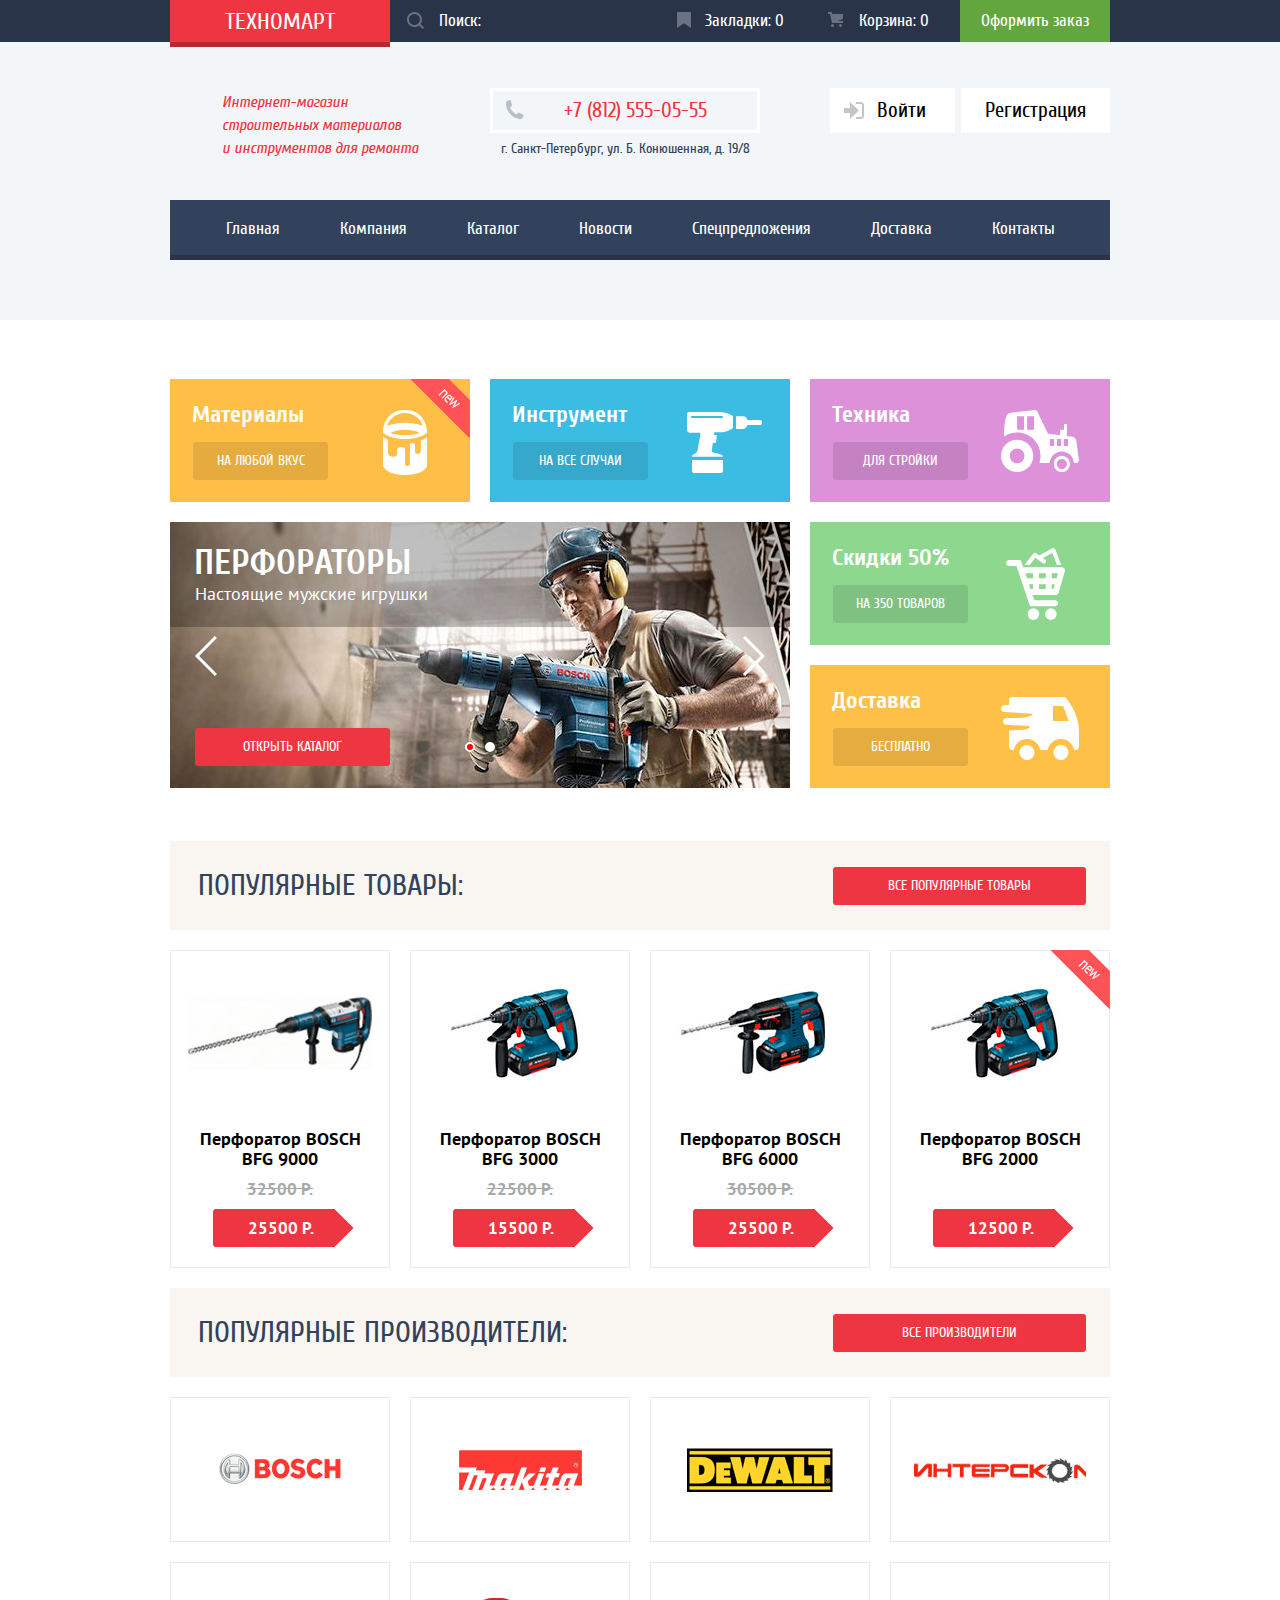
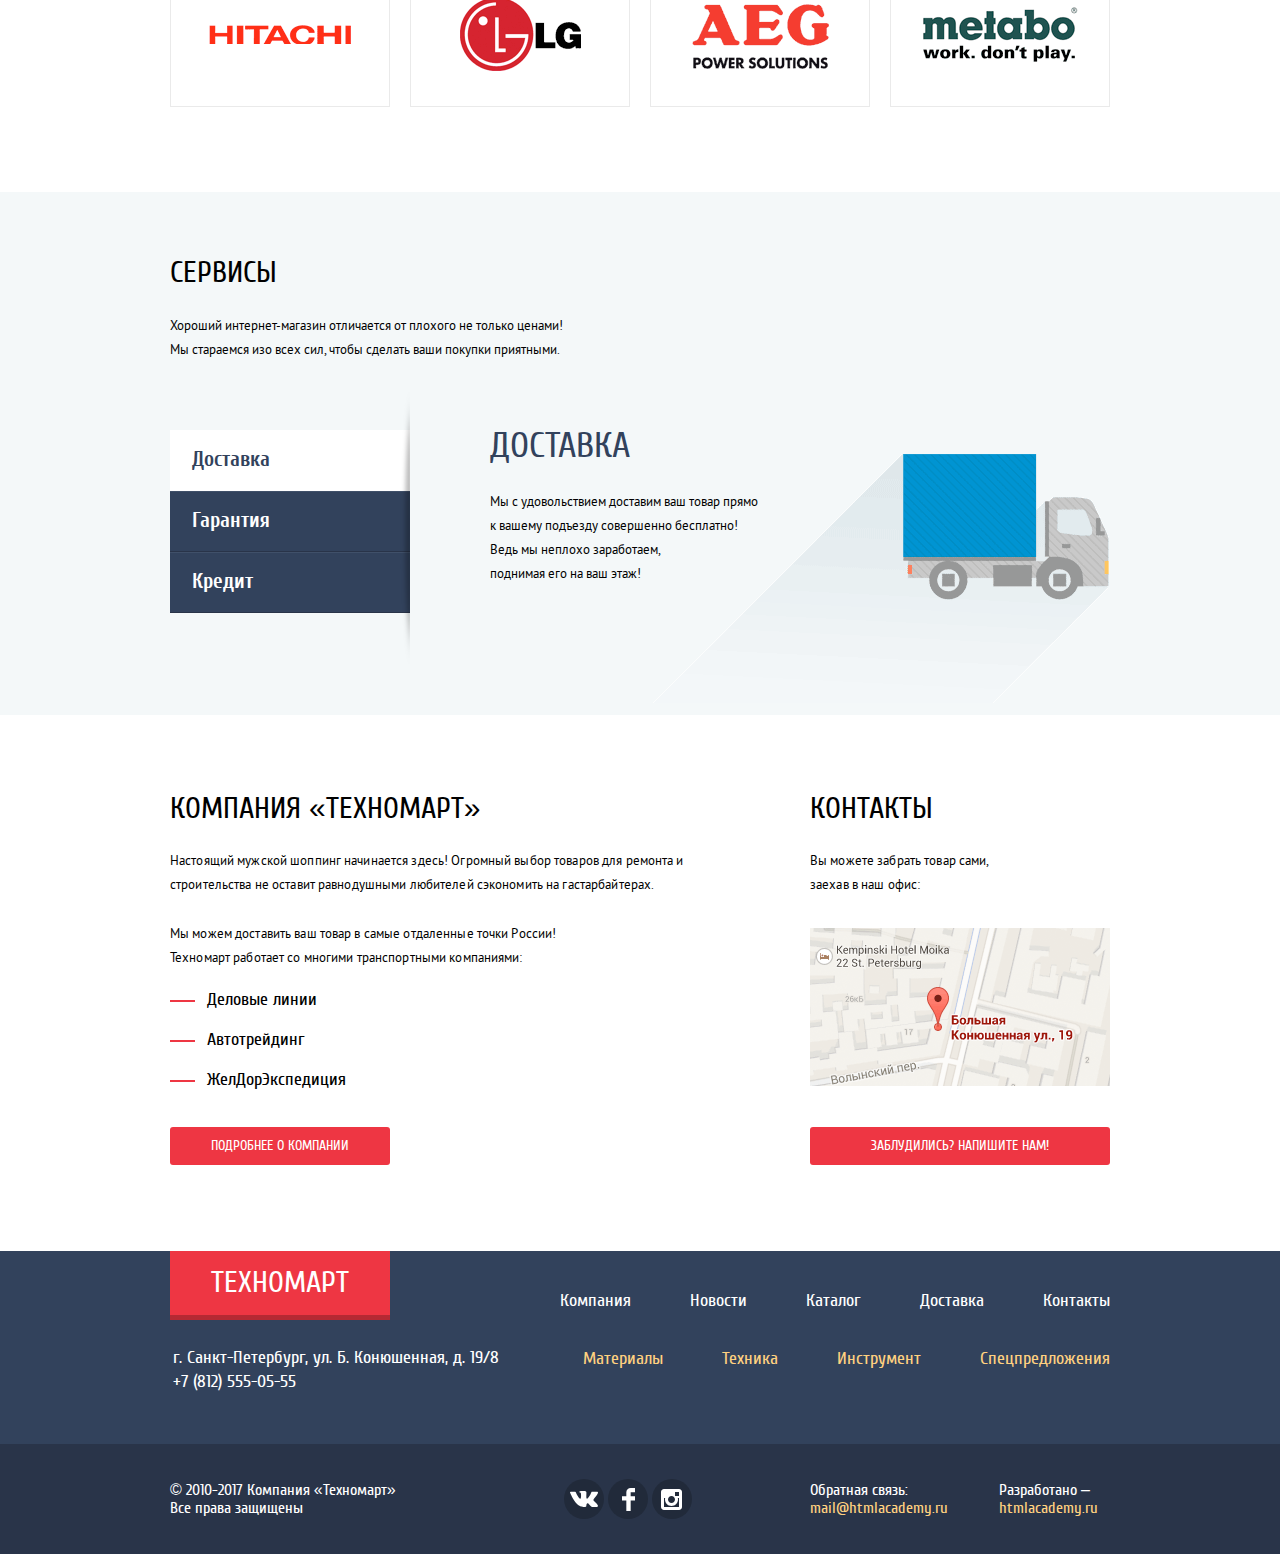
<file: index.html>
<!DOCTYPE html>
<html lang = "ru">
<head>
    <meta charset = "utf-8">
    <meta name = "format-detection" content = "telephone=no">
    <title>HTML Academy: Техномарт</title>
    <link href = "css/normalize-min.css" rel = "stylesheet">
    <link href = "css/style-min.css" rel = "stylesheet">
</head>
<body>

    <!-- ШАПКА -->
    <header class = "main-header">

        <!-- Верхняя часть шапки -->
        <div class = "main-header-top">
            <div class = "container">
                <div class = "header-logo"><a>Техномарт</a></div>

                <form class = "form-search" method = "get" action = "https://echo.htmlacademy.ru">
                    <input class = "search" type = "search" name = "search" placeholder = "Поиск:">
                    <button type = "submit">
                        <svg xmlns = "http://www.w3.org/2000/svg" xmlns:xlink = "http://www.w3.org/1999/xlink" x = "0px" y = "0px" width = "17px"
                            height = "17px" viewBox = "0 0 17 17" enable-background = "new 0 0 17 17" xml:space = "preserve">
                            <g>
                                <path fill = "#231F20" d = "M17,15.586l-3.542-3.542C14.421,10.782,15,9.21,15,7.5C15,3.358,11.643,0,7.5,0C3.358,0,0,3.358,0,7.5
                                C0,11.643,3.358,15,7.5,15c1.71,0,3.282-0.579,4.544-1.542L15.586,17L17,15.586z M2,7.5C2,4.467,4.467,2,7.5,2
                                C10.532,2,13,4.467,13,7.5c0,3.032-2.468,5.5-5.5,5.5C4.467,13,2,10.532,2,7.5z"/>
                            </g>    
                        </svg>
                    </button>
                </form>  
                <ul class = "user-navigation">
                    <li><a class = "tabs" href = "#">Закладки: 0</a></li>
                    <li><a class = "basket" href = "#">Корзина: 0</a></li>
                    <li><a class = "order" href = "#">Оформить заказ</a></li>
                </ul>
            </div>
        </div>

        <!-- Нижняя часть шапки -->
        <div class = "main-header-bottom">
            <div class = "container">
                <div class = "main-header-wrapper">
                    <h1>Интернет-магазин строительных материалов<br>и инструментов для ремонта</h1>
                    <div class = "header-data ">
                        <div class = "phone">+7 (812) 555-05-55</div>
                        <p class = "address">г. Санкт-Петербург, ул. Б. Конюшенная, д. 19/8</p>
                    </div>

                    <div class = "header-user-panel">
                        <div class="user-panel-row">
                            <a href = "#" class = "login">
                                <svg fill = "#c5c5c5" xmlns = "http://www.w3.org/2000/svg" xmlns:xlink = "http://www.w3.org/1999/xlink" x = "0px" y = "0px"
                                width = "20px" height = "17px" viewBox = "0 0 20 17" enable-background = "new 0 0 20 17" xml:space = "preserve">
                                <g>
                                    <polygon points = "14.875,8.5 6,0 6,6 0,6 0,11 6,11 6,17 	"/>
                                </g>
                                <path d = "M16.986,15.01h-5.027V17h5.027c2.178,0,3.004-1.81,3.029-3.026V3.028C19.99,1.811,19.164,0,16.986,0h-5.027
                                v1.99h5.027c0.839,0,0.992,0.681,1.01,1.057v10.904C17.979,14.327,17.825,15.01,16.986,15.01z"/>
                            </svg>
                            Войти
                            </a>
                            <a href = "#" class = "register">Регистрация</a>
                        </div>
                    </div>
                </div>
                <nav class = "site-navigation">
                    <ul>
                        <li><a class = "active">Главная</a></li>
                        <li><a href = "#">Компания</a></li>
                        <li><a href = "catalog.html">Каталог</a></li>
                        <li><a href = "#">Новости</a></li>
                        <li><a href = "#">Спецпредложения</a></li>
                        <li><a href = "#">Доставка</a></li>
                        <li><a href = "#">Контакты</a></li>
                    </ul>  
                </nav>
            </div>
        </div>
    </header>

    <!-- КОНТЕНТ -->
    <main>
        <div class = "container">
            <!-- Категории  -->
            <section class = "category">   
                <!-- <h2 class = "visually-hidden">Категории</h2>  -->
                <div class = "category-item materials">
                    <div class="flag flag-new">новинка</div>
                    <h3>Материалы</h3>
                    <a href = "#" class = "btn-style-opacity">На любой вкус</a>
                </div>      
                <div class = "category-item tools">
                    <h3>Инструмент</h3>
                    <a href = "#" class = "btn-style-opacity">На все случаи</a>
                </div>
                <div class = "category-item equipment">
                    <h3>Техника</h3>
                    <a href = "#" class = "btn-style-opacity">Для стройки</a>
                </div>
                <div class = "category-item slider">
                    <input class = "visually-hidden" type = "radio" id = "slide-1" name = "category-toggle" checked>
                    <input class = "visually-hidden" type = "radio" id = "slide-2" name = "category-toggle">
                    <div class = "slider-buttons">
                        <label class = "slider-button" for = "slide-1">Первый</label>
                        <label class = "slider-button" for = "slide-2">Второй</label>
                    </div>
                    <ul class = "slider-list">
                        <li class = "slide">
                            <label class = "slider-arrow-left" for = "slide-2">Назад</label>
                            <label class = "slider-arrow-right" for = "slide-2">Вперёд</label>
                            <h3>Перфораторы</h3>
                            <p>Настоящие мужские игрушки</p>
                            <a href = "catalog.html" class = "btn-style-red">Открыть каталог</a>
                        </li>
                        <li class = "slide">
                            <label class = "slider-arrow-left" for = "slide-1">Назад</label>
                            <label class = "slider-arrow-right" for = "slide-1">Вперёд</label>
                            <h3>Дрели</h3>
                            <p>Соседям на радость!</p>
                            <a href = "catalog.html" class = "btn-style-red">Открыть каталог</a>
                        </li>
                    </ul>
                </div>
                <div class = "category-wrapper">
                    <div class = "category-item sale">
                        <h3>Скидки 50%</h3>
                        <a href = "#" class = "btn-style-opacity">На 350 товаров</a>
                    </div>
                    <div class = "category-item delivery">
                        <h3>Доставка</h3>
                        <a href = "#" class = "btn-style-opacity">Бесплатно</a>
                    </div>
                </div>
            </section>

            <!-- Популярные товары -->
            <section class = "populars">
                <div class = "populars-header">
                    <h2>Популярные товары:</h2>
                    <a href = "#" class = "btn-style-red">Все популярные товары</a>
                </div>
                <ul class = "populars-list">
                    <li class = "products-item">
                        <img src = "img/perforator3.jpg" width = "218" height = "182" alt = "Перфоратор BOSCH BFG 9000">
                        <div class = "actions">
                            <a class = "btn-buy" href = "#">Купить</a>
                            <a class = "btn-tab" href = "#">В закладки</a>
                        </div>
                        <h3 class = title>Перфоратор BOSCH BFG 9000</h3>
                        <p class = "old-price">32500 Р.</p>
                        <p class = "price">25500 Р.</p>
                    </li>
                    <li class = "products-item">
                        <img src = "img/perforator2.jpg" width = "218" height = "182" alt = "Перфоратор BOSCH BFG 3000">
                        <div class = "actions">
                            <a class = "btn-buy" href = "#">Купить</a>
                            <a class = "btn-tab" href = "#">В закладки</a>
                        </div>
                        <h3 class = title>Перфоратор BOSCH BFG 3000</h3>
                        <p class = "old-price">22500 Р.</p>
                        <p class = "price">15500 Р.</p>
                    </li>
                    <li class = "products-item">
                        <img src = "img/perforator1.jpg" width = "218" height = "182" alt = "Перфоратор BOSCH BFG 6000">
                        <div class = "actions">
                            <a class = "btn-buy" href = "#">Купить</a>
                            <a class = "btn-tab" href = "#">В закладки</a>
                        </div>
                        <h3 class = title>Перфоратор BOSCH BFG 6000</h3>
                        <p class = "old-price">30500 Р.</p>
                        <p class = "price">25500 Р.</p>
                    </li>
                    <li class = "products-item">
                        <div class="flag flag-new">новинка</div>
                        <img src = "img/perforator2.jpg" width = "218" height = "182" alt = "Перфоратор BOSCH BFG 2000">
                        <div class = "actions">
                            <a class = "btn-buy" href = "#">Купить</a>
                            <a class = "btn-tab" href = "#">В закладки</a>
                        </div>
                        <h3 class = title>Перфоратор BOSCH BFG 2000</h3>
                        <p class = "price">12500 Р.</p>
                    </li>
                </ul>
            </section>

            <!-- Производители -->
            <section class = "brands">
                <div class = "populars-header">
                    <h2>Популярные производители:</h2>
                    <a href = "#" class = "btn-style-red">Все производители</a>
                </div>
                <div class = "brands-content">
                    <ul class = "brands-list">
                        <li class = "brands-item"><a href = "#"><img src = "img/brands/bosch.png" width = "126" height = "35" alt = "bosch"></a></li>
                        <li class = "brands-item"><a href = "#"><img src = "img/brands/makita.png" width = "123" height = "40" alt = "makita"></a></li>
                        <li class = "brands-item"><a href = "#"><img src = "img/brands/dewalt.png" width = "146" height = "44" alt = "dewalt"></a></li>
                        <li class = "brands-item"><a href = "#"><img src = "img/brands/interscol.png" width = "172" height = "27" alt = "Интерскол"></a></li>
                        <li class = "brands-item"><a href = "#"><img src = "img/brands/hitachi.png" width = "142" height = "19" alt = "hitachi"></a></li>
                        <li class = "brands-item"><a href = "#"><img src = "img/brands/lg.png" width = "121" height = "73" alt = "lg"></a></li>
                        <li class = "brands-item"><a href = "#"><img src = "img/brands/aeg.png" width = "151" height = "96" alt = "aeg"></a></li>
                        <li class = "brands-item"><a href = "#"><img src = "img/brands/metabo.png" width = "204" height = "69" alt = "metabo"></a></li>
                    </ul>
                </div>
            </section>
        </div>
        
        <!-- Сервисы -->
        <section class = "service">
            <div class = "container">
                <h2>Сервисы</h2>
                <p>Хороший интернет-магазин отличается от плохого не только ценами! Мы стараемся изо всех сил, чтобы сделать ваши покупки приятными.</p>
                <div class = "service-slider">
                    <input class = "visually-hidden" type = "radio" id = "service-1" name = "service-toggle" checked>
                    <input class = "visually-hidden" type = "radio" id = "service-2" name = "service-toggle">
                    <input class = "visually-hidden" type = "radio" id = "service-3" name = "service-toggle">
                    <div class = "slider-controls">
                        <label class = "slider-controls-item slider-controls-item--1" for = "service-1">Доставка</label>
                        <label class = "slider-controls-item slider-controls-item--2" for = "service-2">Гарантия</label>
                        <label class = "slider-controls-item slider-controls-item--3" for = "service-3">Кредит</label>
                    </div>
                    <ul class = "service-slider-list">
                        <li class = "service-slide delivery active">
                            <h3>Доставка</h3>
                            <p>Мы с удовольствием доставим ваш товар прямо<br> к вашему подъезду совершенно бесплатно! Ведь мы неплохо заработаем,<br> поднимая его на ваш этаж!</p>
                        </li>
                        <li class = "service-slide guarantee">
                            <h3>Гарантия</h3>
                            <p>Если купленный у нас товар поломается или заискрит,<br> а также в случае пожара, спровоцированного его возгаранием, вы всегда можете быть уверены в нашей гарантии. Мы обменяем сгоревший товар на новый.<br> Дом уж восстановите как-нибудь сами.</p>
                        </li>
                        <li class = "service-slide credit">
                            <h3>Кредит</h3>
                            <p>Залезть в долговую яму стало проще! Кредитные консультанты придут вам на помощь.</p>
                            <a class = btn-style-red href = "#">Отправить заявку</a>
                        </li>
                    </ul>
                </div>
            </div>
        </section>

        <!-- О компании  -->
        <section class = "info">
            <div class = "container">
                <div class = "about-us">
                    <h2>Компания «Техномарт»</h2>
                    <p>Настоящий мужской шоппинг начинается здесь! Огромный выбор товаров для ремонта и строительства не оставит равнодушными любителей сэкономить на гастарбайтерах.</p>
                    <p>Мы можем доставить ваш товар в самые отдаленные точки России!<br>
                    Техномарт работает со многими транспортными компаниями:</p>
                    <ul>
                        <li>Деловые линии</li>
                        <li>Автотрейдинг</li>
                        <li>ЖелДорЭкспедиция</li>
                    </ul>
                    <a href = "#" class = "btn-style-red">Подробнее о компании</a>
                </div>
                <div class = "contacts">
                    <h2>Контакты</h2>
                    <p>Вы можете забрать товар сами, заехав в наш офис:</p>
                    <a href = "map.html" class = "map">
                        <img src = "img/map.png" width = "300" height = "158" alt = "г. Санкт-Петербург, ул. Б. Конюшенная, д. 19/8">
                    </a>
                    <a href = "write-us.html" class = "btn-style-red btn-write-us">Заблудились? Напишите нам!</a>
                </div>
            </div>
        </section>
    </main>
    <!-- ПОДВАЛ -->
    <footer>
        <div class = "footer-top">
            <div class = "container">
                <div class = "footer-top-left">
                    <a class = "footer-logo">Техномарт</a>
                    <p>г. Санкт-Петербург, ул. Б. Конюшенная, д. 19/8 +7 (812) 555-05-55</p>
                </div>
                <div class = "footer-top-right">
                    <ul class = "footer-navigation">
                        <li><a href = "#">Компания</a></li>
                        <li><a href = "#">Новости</a></li>
                        <li><a href = "catalog.html">Каталог</a></li>
                        <li><a href = "#">Доставка</a></li>
                        <li><a href = "#">Контакты</a></li>
                    </ul>
                    <ul class = "footer-categories">
                        <li><a href = "#">Материалы</a></li>
                        <li><a href = "#">Техника</a></li>
                        <li><a href = "#">Инструмент</a></li>
                        <li><a href = "#">Спецпредложения</a></li>
                    </ul>
                </div>
            </div>
        </div>
        <div class = "footer-bottom">
            <div class = "container">
                <p class = "copyright">© 2010-2017 Компания «Техномарт» Все права защищены</p>
                <div class = "footer-feedback">
                    <a href = "#" class = "social-btn btn-vk"><span class = "visually-hidden">ВКонтакте</span></a>
                    <a href = "#" class = "social-btn btn-fb"><span class = "visually-hidden">FaceBook</span></a>
                    <a href = "#" class = "social-btn btn-inst"><span class = "visually-hidden">Instagram</span></a>
                </div>
                <div class = "footer-links">
                    <p class = "email">Обратная связь: <a href = "mailto:mail@htmlacademy.ru">mail@htmlacademy.ru</a></p>
                    <p class = "site">Разработано – <a href = "https://htmlacademy.ru/intensive/htmlcss">htmlacademy.ru</a></p>
                </div>
            </div>
        </div>
    </footer>

    <!-- Всплывающие окна -->
    <section class = "modal modal-cart">
        <button class = "btn-modal-close" type = "button"><span class = "visually-hidden">Закрыть</span></button>
        <div class = "modal-container"><h2>Товар добавлен в корзину!</h2></div>
        <div class = "modal-btns">
            <div class="modal-container">
                <a href = "#" class = "btn-style-red checkout">Оформить заказ</a>
                <button type = "button" class = "btn-style-white continue">Продолжить покупки</button>
            </div>
        </div>
    </section>

    <section class = "modal modal-write-us">
        <button class = "btn-modal-close" type = "button"><span class = "visually-hidden">Закрыть</span></button>
        <h2 class = "visually-hidden">Обратная связь</h2>
        <form class = "form-write-us" method = "get" action = "https://echo.htmlacademy.ru">
            <div class = "modal-container">
                <p>
                    <label>
                        <b>Ваше имя:</b>
                        <input class = "write-us-name" type = "text" placeholder = "Имя Фамилия" name = "name">
                    </label>
                </p>
                <p>
                    <label>
                        <b>Ваш e-mail:</b>
                        <input class = "write-us-email" type = "text" placeholder = "email@example.com" name = "email">
                    </label>
                </p>

                <p>
                    <label>
                        <b>Текст письма:</b>
                        <textarea class = "write-us-text" name = "text" placeholder = "В свободной форме"></textarea>
                    </label>
                </p>
            </div>
            <div class = "modal-btns">
                <button type = "submit" class = "btn-style-red btn-send-message">Отправить</button>
            </div>
        </form>
    </section>

    <section class = "modal modal-map">
        <button class = "btn-modal-close" type = "button"><span class = "visually-hidden">Закрыть</span></button>
        <h2 class = "visually-hidden">г. Санкт-Петербург, ул. Б. Конюшенная, д. 19/8 </h2>
        <iframe src = "https://yandex.ru/map-widget/v1/-/CBuiJ4qCwC" width = "940" height = "446"></iframe> 
    </section>
    <script src = "js/scripts-min.js"></script>
</body>
</html>
</file>
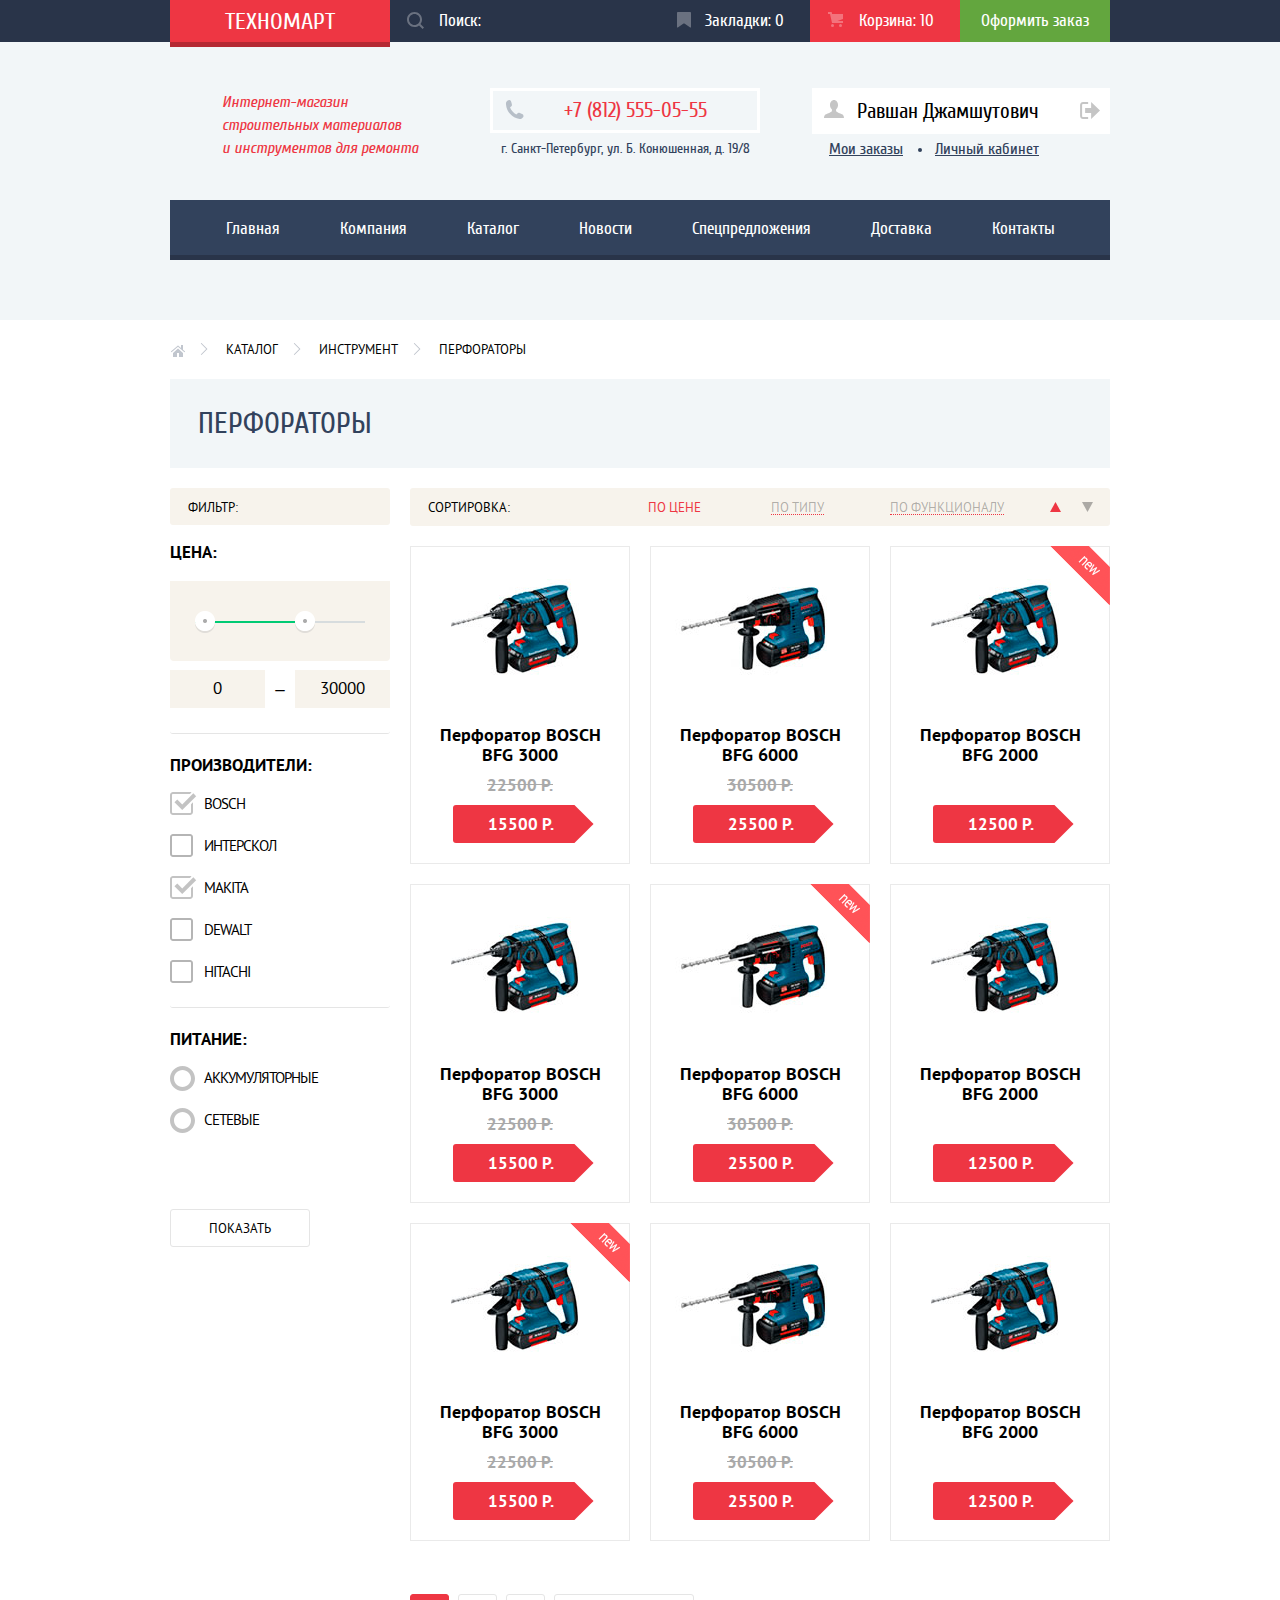
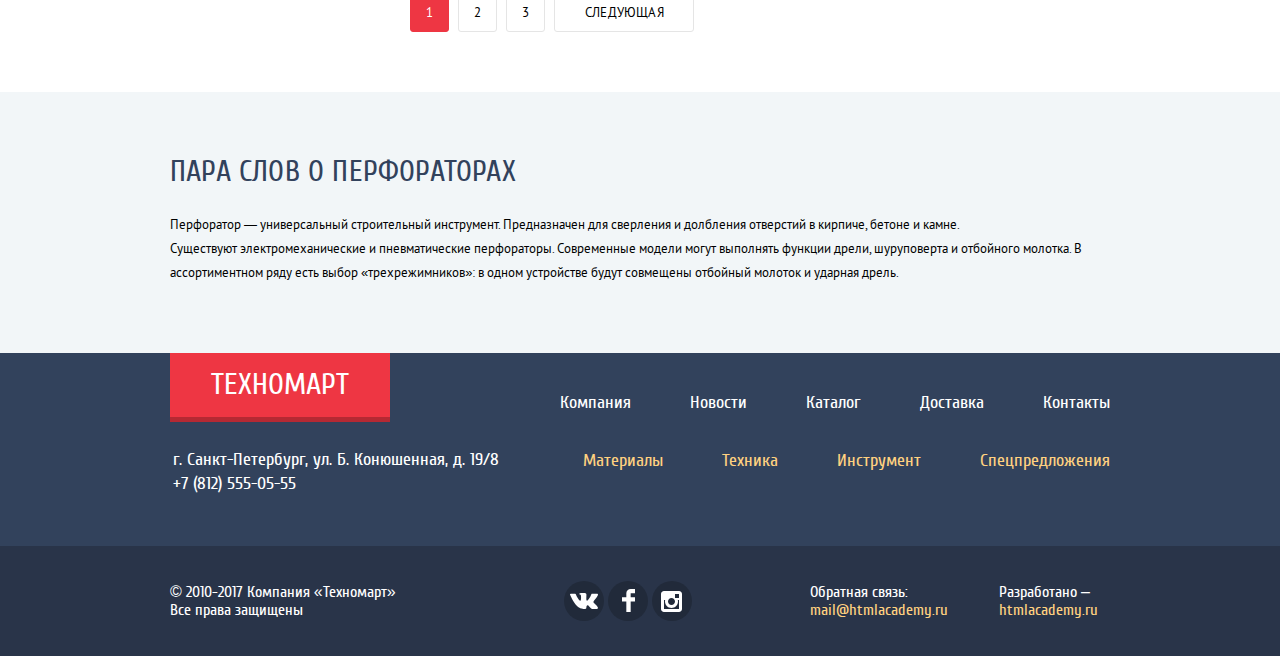
<file: catalog.html>
<!DOCTYPE html>
<html lang = "ru">
<head>
    <meta charset = "utf-8">
    <meta name = "format-detection" content = "telephone=no">
    <title>Каталог - HTML Academy: Техномарт</title>
    <link href = "css/normalize-min.css" rel = "stylesheet">
    <link href = "css/style-min.css" rel = "stylesheet">
</head>
<body>

    <!-- ШАПКА -->
    <header class = "main-header">

        <!-- Верхняя часть шапки -->
        <div class = "main-header-top">
            <div class = "container">
                <div class = "header-logo"><a href = "index.html">Техномарт</a></div>
                <form class = "form-search" method = "get" action = "https://echo.htmlacademy.ru">
                    <input class = "search" type = "search" name = "search" placeholder = "Поиск:">
                    <button type = "submit">
                        <svg xmlns = "http://www.w3.org/2000/svg" xmlns:xlink = "http://www.w3.org/1999/xlink" x = "0px" y = "0px" width = "17px"
                            height = "17px" viewBox = "0 0 17 17" enable-background = "new 0 0 17 17" xml:space = "preserve">
                            <g>
                                <path fill = "#231F20" d = "M17,15.586l-3.542-3.542C14.421,10.782,15,9.21,15,7.5C15,3.358,11.643,0,7.5,0C3.358,0,0,3.358,0,7.5
                                C0,11.643,3.358,15,7.5,15c1.71,0,3.282-0.579,4.544-1.542L15.586,17L17,15.586z M2,7.5C2,4.467,4.467,2,7.5,2
                                C10.532,2,13,4.467,13,7.5c0,3.032-2.468,5.5-5.5,5.5C4.467,13,2,10.532,2,7.5z"/>
                            </g>
                        </svg>
                    </button>
                </form>  
                <ul class = "user-navigation">
                    <li><a class = "tabs" href = "#">Закладки: 0</a></li>
                    <li><a class = "basket not-empty" href = "#">Корзина: 10</a></li>
                    <li><a class = "order" href = "#">Оформить заказ</a></li>
                </ul>
            </div>
        </div>

        <!-- Нижняя часть шапки -->
        <div class = "main-header-bottom">
            <div class = "container">
                <div class = "main-header-wrapper">
                    <h1>Интернет-магазин строительных материалов<br>и инструментов для ремонта</h1>
                    <div class = "header-data ">
                        <div class = "phone">+7 (812) 555-05-55</div>
                        <p class = "address">г. Санкт-Петербург, ул. Б. Конюшенная, д. 19/8</p>
                    </div>

                    <div class = "header-user-panel">
                        <div class = "user-panel-row">
                            <a class = "user-name" href = "#">
                                <svg fill = "#32425C" version = "1.1" id = "Layer_2" xmlns = "http://www.w3.org/2000/svg" xmlns:xlink = "http://www.w3.org/1999/xlink" x = "0px" y = "0px"
                                width = "20px" height = "18px" viewBox = "0 0 20 18" enable-background = "new 0 0 20 18" xml:space = "preserve">
                                <path d = "M17.881,14.166c-2.144-0.735-4.256-1.666-5.207-2.39c-0.657-0.501-0.77-1.618-0.517-2.415
                                c1.118-0.903,1.864-2.477,1.864-4.278C14.021,2.276,12.221,0,10,0S5.979,2.276,5.979,5.083c0,1.801,0.746,3.374,1.863,4.277
                                c0.253,0.798,0.141,1.915-0.517,2.416c-0.95,0.724-3.063,1.654-5.207,2.39S0,18,0,18h20C20,18,20.025,14.901,17.881,14.166z"/>
                            </svg>
                            Равшан Джамшутович
                            </a>
                            <a class = "logout" href = "#">
                                <svg fill = "#32425C" version = "1.1" xmlns = "http://www.w3.org/2000/svg" xmlns:xlink = "http://www.w3.org/1999/xlink" x = "0px" y = "0px"
                                    width = "21px" height = "17px" viewBox = "0 0 21 17" enable-background = "new 0 0 21 17" xml:space = "preserve">
                                    <g>
                                        <polygon points = "21,8.5 12.125,0 12.125,6 6.125,6 6.125,11 12.125,11 12.125,17   "/>
                                        <path d = "M3.106,13.952V3.048c0.018-0.376,0.171-1.057,1.01-1.057h5.027V0H4.116C1.938,0,1.112,1.81,1.087,3.027
                                        v10.946C1.112,15.189,1.938,17,4.116,17h5.027v-1.99H4.116C3.277,15.01,3.124,14.327,3.106,13.952z"/>
                                    </g>
                                </svg>
                            </a>
                        </div>
                        <ul class = "user-panel-list">
                            <li><a class = "orders" href = "#">Мои заказы</a></li>
                            <li><a class = "personal" href = "#">Личный кабинет</a></li>
                        </ul>
                    </div>
                </div>
                <nav class = "site-navigation">
                    <ul>
                        <li><a href = "index.html">Главная</a></li>
                        <li><a href = "#">Компания</a></li>
                        <li><a class = "active">Каталог</a></li>
                        <li><a href = "#">Новости</a></li>
                        <li><a href = "#">Спецпредложения</a></li>
                        <li><a href = "#">Доставка</a></li>
                        <li><a href = "#">Контакты</a></li>
                    </ul>  
                </nav>
            </div>
        </div>
    </header>

    <main class = "inner-page">
        <div class = "container">
            <ul class = "breadcrumbs-list">
                <li class = "breadcrumbs-item"><a href = "index.html"><span class = "visually-hidden">Главная</span></a></li>
                <li class = "breadcrumbs-item"><a href = "#">Каталог</a></li>
                <li class = "breadcrumbs-item"><a href = "#">Инструмент</a></li>
                <li class = "breadcrumbs-item"><a>Перфораторы</a></li>
            </ul>
            <h2>Перфораторы</h2>
            <div class = "global-wrapper">
                <div class ="filter-wrapper">
                    <div class = "filter-header">Фильтр:</div>
                    <form class = "filter" method = "get" action = "https://echo.htmlacademy.ru">
                        <fieldset class = "filter-price">
                            <legend>Цена:</legend>
                            <div class = "price-bar">
                                <div class = "bar-bg">
                                    <div class = "bar-line">
                                        <div class = "min-button"></div>
                                        <div class = "max-button"></div>
                                    </div>
                                </div>
                            </div>
                            <div class = "price-range">
                                <input type = "text" name = "min-price" id = "min-value" value = "0">–<input type = "text" name = "max-price" id = "max-value" value = "30000">
                            </div>
                        </fieldset>
                        <fieldset class = "filter-brands">
                            <legend>Производители:</legend>
                            <ul>
                                <li>
                                    <input id = "bosch" type = "checkbox" name = "bosch" checked>
                                    <label for = "bosch">Bosch</label>
                                </li>
                                <li>
                                    <input id = "interscol" type = "checkbox" name = "interscol">
                                    <label for = "interscol">Интерскол</label>
                                </li>
                                <li>
                                    <input id = "makita" type = "checkbox" name = "makita" checked>
                                    <label for = "makita">Makita</label>
                                </li>
                                <li>
                                    <input id = "dewalt" type = "checkbox" name = "dewalt">
                                    <label for = "dewalt">Dewalt</label>
                                </li>
                                <li>
                                    <input id = "hitachi" type = "checkbox" name = "hitachi">
                                    <label for = "hitachi">Hitachi</label>
                                </li>
                            </ul>
                        </fieldset>
                        <fieldset class = "filter-power">
                            <legend>Питание:</legend>
                            <ul>
                                <li>
                                    <input name = "power" type = "radio" id = "accumulator" value = "accumulator"><label for = "accumulator">Аккумуляторные</label>
                                </li>
                                <li>
                                    <input name = "power" type = "radio" id = "electric" value = "electric"><label for = "electric">Сетевые</label>
                                </li>
                            </ul>
                        </fieldset>
                        <button class = "btn-filter" type = "submit">Показать</button>
                    </form>
                </div>

                <div class = "products">
                    <div class = "products-header">
                        <p>Сортировка:</p>
                        <ul class = "products-sorting">
                            <li class = "by-price"><a class = "sorting-active" href = "#">По цене</a></li>
                            <li class = "by-type"><a href = "#">По типу</a></li>
                            <li class = "by-function"><a href = "#">По функционалу</a></li>
                            <li class = "by-increase">
                                <a class = "sorting-active" href = "#">
                                    <svg fill = "#231F20" version = "1.1" xmlns = "http://www.w3.org/2000/svg" xmlns:xlink = "http://www.w3.org/1999/xlink" x = "0px" y = "0px"
                                        width = "11px" height = "10px" viewBox = "0 0 11 10" enable-background = "new 0 0 11 10" xml:space = "preserve">
                                        <polyline points = "5.5,0 0,10 11,10 "/>
                                    </svg>
                                    <span class = "visually-hidden">По возрастанию</span>
                                </a>
                            </li>
                            <li class = "by-decrease">
                                <a href = "#">
                                    <svg fill = "#231F20" version = "1.1" xmlns = "http://www.w3.org/2000/svg" xmlns:xlink = "http://www.w3.org/1999/xlink" x = "0px" y = "0px"
                                        width = "11px" height = "10px" viewBox = "0 0 11 10" enable-background = "new 0 0 11 10" xml:space = "preserve">
                                        <polyline points = "5.5,10 0,0 11,0 "/>
                                    </svg>
                                    <span class = "visually-hidden">По убыванию</span>
                                </a>
                            </li>
                        </ul>
                    </div>
                    <ul class = "products-list">
                        <li class = "products-item">
                            <img src = "img/perforator2.jpg" width = "180" height = "160" alt = "Перфоратор BOSCH BFG 3000">
                            <div class = "actions">
                                <a class = "btn-buy" href = "#">Купить</a>
                                <a class = "btn-tab" href = "#">В закладки</a>
                            </div>
                            <h3 class = title>Перфоратор BOSCH BFG 3000</h3>
                            <p class = "old-price">22500 Р.</p>
                            <p class = "price">15500 Р.</p>
                        </li>
                        <li class = "products-item">
                            <img src = "img/perforator1.jpg" width = "180" height = "160" alt = "Перфоратор BOSCH BFG 6000">
                            <div class = "actions">
                                <a class = "btn-buy" href = "#">Купить</a>
                                <a class = "btn-tab" href = "#">В закладки</a>
                            </div>
                            <h3 class = title>Перфоратор BOSCH BFG 6000</h3>
                            <p class = "old-price">30500 Р.</p>
                            <p class = "price">25500 Р.</p>
                        </li>
                        <li class = "products-item">
                            <div class="flag flag-new">новинка</div>
                            <img src = "img/perforator2.jpg" width = "180" height = "160" alt = "Перфоратор BOSCH BFG 2000">
                            <div class = "actions">
                                <a class = "btn-buy" href = "#">Купить</a>
                                <a class = "btn-tab" href = "#">В закладки</a>
                            </div>
                            <h3 class = title>Перфоратор BOSCH BFG 2000</h3>
                            <p class = "price">12500 Р.</p>
                        </li>
                        <li class = "products-item">
                            <img src = "img/perforator2.jpg" width = "180" height = "160" alt = "Перфоратор BOSCH BFG 3000">
                            <div class = "actions">
                                <a class = "btn-buy" href = "#">Купить</a>
                                <a class = "btn-tab" href = "#">В закладки</a>
                            </div>
                            <h3 class = title>Перфоратор BOSCH BFG 3000</h3>
                            <p class = "old-price">22500 Р.</p>
                            <p class = "price">15500 Р.</p>
                        </li>
                        <li class = "products-item">
                            <div class="flag flag-new">новинка</div>
                            <img src = "img/perforator1.jpg" width = "180" height = "160" alt = "Перфоратор BOSCH BFG 6000">
                            <div class = "actions">
                                <a class = "btn-buy" href = "#">Купить</a>
                                <a class = "btn-tab" href = "#">В закладки</a>
                            </div>
                            <h3 class = title>Перфоратор BOSCH BFG 6000</h3>
                            <p class = "old-price">30500 Р.</p>
                            <p class = "price">25500 Р.</p>
                        </li>
                        <li class = "products-item">
                            <img src = "img/perforator2.jpg" width = "180" height = "160" alt = "Перфоратор BOSCH BFG 2000">
                            <div class = "actions">
                                <a class = "btn-buy" href = "#">Купить</a>
                                <a class = "btn-tab" href = "#">В закладки</a>
                            </div>
                            <h3 class = title>Перфоратор BOSCH BFG 2000</h3>
                            <p class = "price">12500 Р.</p>
                        </li>
                        <li class = "products-item">
                            <div class="flag flag-new">новинка</div>
                            <img src = "img/perforator2.jpg" width = "180" height = "160" alt = "Перфоратор BOSCH BFG 3000">
                            <div class = "actions">
                                <a class = "btn-buy" href = "#">Купить</a>
                                <a class = "btn-tab" href = "#">В закладки</a>
                            </div>
                            <h3 class = title>Перфоратор BOSCH BFG 3000</h3>
                            <p class = "old-price">22500 Р.</p>
                            <p class = "price">15500 Р.</p>
                        </li>
                        <li class = "products-item">
                            <img src = "img/perforator1.jpg" width = "180" height = "160" alt = "Перфоратор BOSCH BFG 6000">
                            <div class = "actions">
                                <a class = "btn-buy" href = "#">Купить</a>
                                <a class = "btn-tab" href = "#">В закладки</a>
                            </div>
                            <h3 class = title>Перфоратор BOSCH BFG 6000</h3>
                            <p class = "old-price">30500 Р.</p>
                            <p class = "price">25500 Р.</p>
                        </li>
                        <li class = "products-item">
                            <img src = "img/perforator2.jpg" width = "180" height = "160" alt = "Перфоратор BOSCH BFG 2000">
                            <div class = "actions">
                                <a class = "btn-buy" href = "#">Купить</a>
                                <a class = "btn-tab" href = "#">В закладки</a>
                            </div>
                            <h3 class = title>Перфоратор BOSCH BFG 2000</h3>
                            <p class = "price">12500 Р.</p>
                        </li>
                    </ul>
                    <ul class = "paginator">
                        <li class = "paginator-item"><a class = "active" href = "#">1</a></li>
                        <li class = "paginator-item"><a href = "#">2</a></li>
                        <li class = "paginator-item"><a href = "#">3</a></li>
                        <li class = "paginator-item"><a href = "#">Следующая</a></li>
                    </ul>
                </div>
            </div>
        </div>
        <section class = "about">
            <div class = "container">
                <h2>Пара слов о перфораторах</h2>
                <p>Перфоратор — универсальный строительный инструмент. Предназначен для сверления и долбления отверстий в кирпиче, бетоне и камне.<br>
                Существуют электромеханические и пневматические перфораторы. Современные модели могут выполнять функции дрели, шуруповерта и отбойного молотка. В ассортиментном ряду есть выбор «трехрежимников»: в одном устройстве будут совмещены отбойный молоток и ударная дрель.</p>
            </div>
        </section>
    </main>


    <!-- ПОДВАЛ -->
    <footer>
        <div class = "footer-top">
            <div class = "container">
                <div class = "footer-top-left">
                    <a class = "footer-logo" href = "index.html">Техномарт</a>
                    <p>г. Санкт-Петербург, ул. Б. Конюшенная, д. 19/8 +7 (812) 555-05-55</p>
                </div>
                <div class = "footer-top-right">
                    <ul class = "footer-navigation">
                        <li><a href = "#">Компания</a></li>
                        <li><a href = "#">Новости</a></li>
                        <li><a>Каталог</a></li>
                        <li><a href = "#">Доставка</a></li>
                        <li><a href = "#">Контакты</a></li>
                    </ul>
                    <ul class = "footer-categories">
                        <li><a href = "#">Материалы</a></li>
                        <li><a href = "#">Техника</a></li>
                        <li><a href = "#">Инструмент</a></li>
                        <li><a href = "#">Спецпредложения</a></li>
                    </ul>
                </div>
            </div>
        </div>
        <div class = "footer-bottom">
            <div class = "container">
                <p class = "copyright">© 2010-2017 Компания «Техномарт» Все права защищены</p>
                <div class = "footer-feedback">
                    <a href = "#" class = "social-btn btn-vk"><span class = "visually-hidden">ВКонтакте</span></a>
                    <a href = "#" class = "social-btn btn-fb"><span class = "visually-hidden">FaceBook</span></a>
                    <a href = "#" class = "social-btn btn-inst"><span class = "visually-hidden">Instagram</span></a>
                </div>
                <div class = "footer-links">
                    <p class = "email">Обратная связь: <a href = "mailto:mail@htmlacademy.ru">mail@htmlacademy.ru</a></p>
                    <p class = "site">Разработано – <a href = "https://htmlacademy.ru/intensive/htmlcss">htmlacademy.ru</a></p>
                </div>
            </div>
        </div>
    </footer>

    <!-- Всплывающие окна -->
    <section class = "modal modal-cart">
        <button class = "btn-modal-close" type = "button"><span class = "visually-hidden">Закрыть</span></button>
        <div class = "modal-container"><h2>Товар добавлен в корзину!</h2></div>
        <div class = "modal-btns">
            <div class = "modal-container">
                <a href = "#" class = "btn-style-red checkout">Оформить заказ</a>
                <button type = "button" class = "btn-style-white continue">Продолжить покупки</button>
            </div>
        </div>
    </section>
    <script src = "js/scripts-min.js"></script>
</body>
</html>
</file>
<file: css/style-min.css>
@-webkit-keyframes bounce{0%{-webkit-transform:translateY(-2000px);transform:translateY(-2000px)}70%{-webkit-transform:translateY(30px);transform:translateY(30px)}90%{-webkit-transform:translateY(-10px);transform:translateY(-10px)}to{-webkit-transform:translateY(0);transform:translateY(0)}}@keyframes bounce{0%{-webkit-transform:translateY(-2000px);transform:translateY(-2000px)}70%{-webkit-transform:translateY(30px);transform:translateY(30px)}90%{-webkit-transform:translateY(-10px);transform:translateY(-10px)}to{-webkit-transform:translateY(0);transform:translateY(0)}}@-webkit-keyframes shake{0%,to{-webkit-transform:translateX(0);transform:translateX(0)}10%,30%,50%,70%,90%{-webkit-transform:translateX(-10px);transform:translateX(-10px)}20%,40%,60%,80%{-webkit-transform:translateX(10px);transform:translateX(10px)}}@keyframes shake{0%,to{-webkit-transform:translateX(0);transform:translateX(0)}10%,30%,50%,70%,90%{-webkit-transform:translateX(-10px);transform:translateX(-10px)}20%,40%,60%,80%{-webkit-transform:translateX(10px);transform:translateX(10px)}}@font-face{font-family:'Cuprum';src:url(../fonts/cuprum.woff) format('woff'),url(../fonts/cuprum.woff2) format('woff2');font-weight:400;font-style:normal}@font-face{font-family:'Cuprum';src:url(../fonts/cuprumbold.woff) format('woff'),url(../fonts/cuprumbold.woff2) format('woff2');font-weight:700;font-style:normal}@font-face{font-family:'Cuprum';src:url(../fonts/cuprumbolditalic.woff) format('woff'),url(../fonts/cuprumbolditalic.woff2) format('woff2');font-weight:700;font-style:italic}@font-face{font-family:'Cuprum';src:url(../fonts/cuprumitalic.woff) format('woff'),url(../fonts/cuprumitalic.woff2) format('woff2');font-weight:400;font-style:italic}@font-face{font-family:'Ptsans';src:url(../fonts/ptsans.woff) format('woff'),url(../fonts/ptsans.woff2) format('woff2');font-weight:400;font-style:normal}@font-face{font-family:'Ptsans';src:url(../fonts/ptsansbold.woff) format('woff'),url(../fonts/ptsansbold.woff2) format('woff2');font-weight:700;font-style:normal}body{padding:0;margin:0;font-family:"Cuprum","Arial",sans-serif;min-width:960px}a{color:#fff;text-decoration:none}img{max-width:100%}.container{width:940px;margin:0 auto;padding:0 10px}.visually-hidden{position:absolute;width:1px;height:1px;margin:-1px;border:0;padding:0;clip:rect(0 0 0 0);overflow:hidden}.main-header-top{background-color:#293449}.main-header-top .container{display:-webkit-box;display:-ms-flexbox;display:flex}.header-logo a{background-color:#ee3643;text-align:center;width:220px;padding:10px 0 8px;-webkit-box-shadow:0 5px 0 0 #b52933;box-shadow:0 5px 0 0 #b52933;font-size:24px;line-height:24px;display:block;text-transform:uppercase}.header-logo a:focus,.header-logo a:hover{background-color:#ca2c37;-webkit-box-shadow:0 5px 0 0 #9a212a;box-shadow:0 5px 0 0 #9a212a}.header-logo a:active{background-color:#ba2732;-webkit-box-shadow:0 5px 0 0 #8e1e26;box-shadow:0 5px 0 0 #8e1e26}.form-search{position:relative}.form-search button{position:absolute;background:0 0;border:0;top:11px;left:11px;opacity:.3}.form-search path{fill:#fff}.search{background:0 0;border:0;font-size:17px;line-height:18px;padding:12px 0 12px 49px;width:270px;color:#fff}.search:hover,.user-navigation a:focus,.user-navigation a:hover{background-color:#212a3a}.form-search:hover button .form-search:focus button,.search:focus+button,.user-navigation a:focus::before,.user-navigation a:hover::before{opacity:1}.search:focus{background-color:#fff;outline:0;color:#000}.search:focus+button path{fill:red}.search:focus::-webkit-input-placeholder{color:#000}.search:focus:-ms-input-placeholder,.search:focus::-ms-input-placeholder{color:#000}.search:focus::placeholder{color:#000}.search::-webkit-input-placeholder{color:#fff;font-size:17px;line-height:18px}.search:-ms-input-placeholder,.search::-ms-input-placeholder{color:#fff;font-size:17px;line-height:18px}.search::placeholder{color:#fff;opacity:1;font-size:17px;line-height:18px}.user-navigation{padding:0;margin:0;list-style:none;font-size:0;display:flex}.user-navigation a,.user-navigation li{display:inline-block;vertical-align:middle;width:150px}.user-navigation a{text-align:left;width:100%;font-size:17px;line-height:18px;padding:12px 0;-webkit-box-sizing:border-box;box-sizing:border-box}.user-navigation .order:focus,.user-navigation .order:hover{background-color:#5fbb2d}.user-navigation a:active{background-color:#161d29;color:rgba(255,255,255,.6)}.user-navigation a:active::before{opacity:.3}.user-navigation .order:active{background-color:#518534;color:rgba(255,255,255,.6)}.basket.not-empty{background-color:#ee3643}.user-navigation .order{background-color:#63a63e;text-align:center}.user-navigation .tabs{padding-left:45px;position:relative}.user-navigation .tabs::before{content:"";position:absolute;background:url(../img/svg/icon-bookmark.svg) no-repeat;width:14px;height:16px;top:12px;left:17px;opacity:.3}.user-navigation .basket{padding-left:49px;position:relative}.user-navigation .basket::before{content:"";position:absolute;background:url(../img/svg/cart-icon.svg) no-repeat;width:15px;height:15px;top:12px;left:18px;opacity:.3}.main-header-bottom{background-color:#f2f6f8;padding-top:46px;padding-bottom:60px}.main-header-bottom .container{display:-webkit-box;display:-ms-flexbox;display:flex;-webkit-box-orient:vertical;-webkit-box-direction:normal;-ms-flex-direction:column;flex-direction:column;-webkit-box-align:center;-ms-flex-align:center;align-items:center}.main-header-wrapper{width:100%;margin-bottom:35px;display:-webkit-box;display:-ms-flexbox;display:flex;-webkit-box-pack:justify;-ms-flex-pack:justify;justify-content:space-between}.main-header-bottom h1{font-size:16px;line-height:23px;color:#ee3643;font-style:italic;margin:0;padding-left:52px;padding-top:3px;width:224px;font-weight:100}.header-data{width:270px;text-align:center;margin:0 auto 0 44px}.header-data .phone{font-size:21px;line-height:21px;color:#ee3643;border:3px solid #fff;padding:9px 0 9px 20px;position:relative}.header-data .phone::before{content:"";position:absolute;background:url(../img/svg/icon-phone.svg) no-repeat;width:19px;height:19px;left:12px}.header-data .address{font-size:14px;line-height:24px;color:#32425c;margin:0;padding:4px}.header-user-panel{-webkit-box-orient:vertical;-webkit-box-direction:normal;-ms-flex-direction:column;flex-direction:column}.header-user-panel,.user-panel-row{display:-webkit-box;display:-ms-flexbox;display:flex}.header-user-panel ul{list-style:none;padding:5px 5px 5px 17px;margin:0}.header-user-panel li{display:inline-block;vertical-align:middle}.user-panel-row a{color:#000;background-color:#fff;padding:12px 10px;font-size:21px;line-height:21px;min-width:20px}.user-panel-list li{margin-right:28px;position:relative}.user-panel-list li:first-child::before{content:"";position:absolute;top:8px;left:89px;width:4px;height:4px;background-color:#32425c;border-radius:50%}.user-panel-list a{color:#32425c;font-size:16px;line-height:18px;text-decoration:underline}.user-panel-list a:focus,.user-panel-list a:hover{color:#ee3643}.user-panel-list a:active{color:#bec5ce}.login:focus svg,.login:hover svg{fill:#32425c}.login:active svg{fill:#c5c5c5}.header-user-panel .login{padding-left:47px;padding-right:29px;position:relative}.login svg{position:absolute;left:14px;top:14px}.header-user-panel .register{padding-left:24px;padding-right:24px;margin-left:6px}.login:focus,.login:hover,.register:focus,.register:hover{color:#ee3643}.login:active,.register:active{color:#c5c5c5}.header-user-panel .user-name{-webkit-box-sizing:border-box;box-sizing:border-box;width:258px;padding-left:12px}.user-name svg{padding-right:8px}.logout{position:relative}.logout svg{position:absolute;left:9px;top:14px}.logout svg,.user-name svg{fill:#c5c5c5}.logout:focus svg,.logout:hover svg,.user-name:focus svg,.user-name:hover svg{fill:#32425c}.logout:active svg,.user-name:active svg{fill:#c5c5c5}.site-navigation{background-color:#32425c;border-bottom:5px solid #293449;width:100%}.site-navigation ul{padding:0 20px;margin:0;list-style:none;text-align:center;font-size:0}.site-navigation li{display:inline-block;vertical-align:middle}.site-navigation a{color:#fff;font-size:17px;line-height:17px;padding:20px 30px 18px;display:block}.site-navigation a:focus,.site-navigation a:hover{background-color:#293449}.category{margin-top:59px;display:-webkit-box;display:-ms-flexbox;display:flex;-webkit-box-pack:justify;-ms-flex-pack:justify;justify-content:space-between;margin-bottom:33px;-ms-flex-wrap:wrap;flex-wrap:wrap}.category h3{font-size:24px;line-height:30px;color:#fff;margin:0;padding-top:21px;padding-left:22px;font-weight:700}.category .btn-style-opacity{margin-left:23px;margin-top:12px}.category-item:not(.slider){width:300px;height:123px;margin-bottom:20px;position:relative}.category-item.materials{background-color:#ffbf47;background-image:url(../img/svg/icon-1.svg);background-repeat:no-repeat;background-position:213px 31px}.category-item.equipment,.category-item.tools{background-color:#3bbce3;background-image:url(../img/svg/icon-2.svg);background-repeat:no-repeat;background-position:197px 33px}.category-item.equipment{background-color:#dc91d8;background-image:url(../img/svg/icon-3.svg);background-position:191px 31px}.slider-list{padding:0;margin:0;height:100%;list-style:none}.category-item.slider{background-color:#959597;width:620px;height:266px;position:relative}.category-item.slider h3{margin:0;font-size:36px;line-height:36px;padding-left:24px;padding-top:23px;text-transform:uppercase}.category-item.slider p{font-family:"Ptsans","Arial",sans-serif;font-size:18px;padding-left:25px;margin:1px 0 0;line-height:24px;color:#fff}.slide{background-repeat:no-repeat;background-position:center top;background-size:cover;position:absolute;display:none;width:100%;height:100%}.slide:nth-child(1){background-image:url(../img/category-slide1.jpg);display:block}.slide:nth-child(2){background-image:url(../img/category-slide2.jpg)}.slide .btn-style-red{width:195px;margin-top:122px;margin-left:25px}.category-wrapper{display:-webkit-box;display:-ms-flexbox;display:flex;-webkit-box-orient:vertical;-webkit-box-direction:normal;-ms-flex-direction:column;flex-direction:column;-webkit-box-pack:justify;-ms-flex-pack:justify;justify-content:space-between}.category-item.delivery,.category-item.sale{background-color:#8ed78f;background-image:url(../img/svg/icon-4.svg);background-repeat:no-repeat;background-position:196px 26px}.category-item.delivery{background-color:#ffc047;background-image:url(../img/svg/icon-5.svg);background-position:191px 32px}.slider-buttons button{position:absolute;z-index:2}.slider-arrow-left,.slider-arrow-right{font-size:0;width:22px;height:40px;top:114px;position:absolute;border:0;background-color:transparent;cursor:pointer}.slider-arrow-left{left:25px;background-image:url(../img/svg/icon-left.svg)}.slider-arrow-right{right:25px;background-image:url(../img/svg/icon-right.svg)}.slider-buttons{position:absolute;left:50%;bottom:28px;z-index:100;width:160px;height:18px;text-align:center;font-size:0;-webkit-transform:translateX(-50%);-ms-transform:translateX(-50%);transform:translateX(-50%)}.slider-buttons label{position:relative;display:inline-block;vertical-align:middle;width:6px;height:6px;margin:0 5px;border-radius:50%;cursor:pointer;background-color:#fff;border:2px solid #fff}#service-1:checked~.service-slider-list .service-slide:nth-child(1),#service-2:checked~.service-slider-list .service-slide:nth-child(2),#service-3:checked~.service-slider-list .service-slide:nth-child(3),#slide-1:checked~.slider-list .slide:nth-child(1),#slide-2:checked~.slider-list .slide:nth-child(2){display:block}#slide-1:checked~.slider-buttons label:nth-child(1),#slide-2:checked~.slider-buttons label:nth-child(2){background-color:red}.populars{margin-bottom:20px}.populars-header,.populars-list{display:-webkit-box;display:-ms-flexbox;display:flex}.populars-header{-webkit-box-pack:justify;-ms-flex-pack:justify;justify-content:space-between;background-color:#f9f5f0;height:89px;padding:0 24px 0 28px}.populars-header .btn-style-red,.populars-header h2{-ms-flex-item-align:center;-ms-grid-row-align:center;align-self:center}.populars-header h2{text-transform:uppercase;font-size:30px;line-height:30px;color:#32425c;font-weight:100;margin:0}.populars-header .btn-style-red{width:253px}.populars-list{flex-wrap:wrap;list-style:none;padding:0;margin:0}.populars-list .products-item{margin-right:20px}.populars-list .products-item:nth-child(4n),.products-list .products-item:nth-child(3n){margin-right:0}.products-list{display:-webkit-box;display:-ms-flexbox;display:flex;list-style:none;padding:0;margin:0;-ms-flex-wrap:wrap;flex-wrap:wrap}.products-item{font-family:"Ptsans","Arial",sans-serif;width:218px;border:1px solid #eaeaea;text-align:center;position:relative;font-weight:700;padding-bottom:20px;margin-top:20px}.flag{position:absolute;top:-1px;right:-1px;width:60px;height:60px;text-indent:-1000px;overflow:hidden;z-index:20}.category .flag{top:0;right:0}.flag-new{background:url(../img/new-flag.png) no-repeat 0 0}.products-list .products-item{margin-right:20px}.products-item img{width:100%;height:165px;margin-bottom:10px}.products-item:focus,.products-item:hover{-webkit-box-shadow:0 10px 25px 0 rgba(41,52,73,.5);box-shadow:0 10px 25px 0 rgba(41,52,73,.5)}.products-item:focus img,.products-item:hover img{opacity:0}.products-item:focus .actions,.products-item:hover .actions{display:block}.products-item .actions{font-family:"Cuprum","Arial",sans-serif;display:none;position:absolute;text-transform:uppercase;font-size:14px;line-height:18px;top:43px;width:100%}.products-item .btn-buy{background-color:#63a63e;color:#fff;display:block;border-radius:3px;width:135px;margin:0 auto;padding:12px 0;border-bottom:3px solid #367315}.products-item .btn-buy:focus,.products-item .btn-buy:hover{background-color:#5fbb2d}.products-item .btn-buy:active{background-color:#518534}.products-item .btn-tab{background-color:#fff;color:#32425c;display:block;border:3px solid #63a63e;border-radius:3px;width:130px;margin:8px auto 0;padding:12px 0}.products-item .btn-tab:focus,.products-item .btn-tab:hover{border-color:#32425c}.products-item .btn-tab:active{border-color:#c1c6ce;color:rgba(50,66,92,.3)}.products-item .title{font-size:18px;line-height:20px;padding:0 20px;margin:0}.products-item .old-price{color:#a9a9a9;font-size:17px;line-height:18px;text-decoration:line-through;margin:11px 0}.products-item .price{display:block;color:#fff;font-size:17px;line-height:18px;background-color:#ee3643;width:141px;text-align:left;padding:10px 0 10px 35px;box-sizing:border-box;margin:0 auto 0 42px;border-radius:3px;position:relative}.title+.price{margin-top:40px}.products-item .price::after,.products-item .price::before{content:"";width:32px;height:17px;left:86%;background-color:#fff;position:absolute}.products-item .price::before{top:-5px;-webkit-transform:rotate(45deg);-ms-transform:rotate(45deg);transform:rotate(45deg)}.products-item .price::after{bottom:-5px;-webkit-transform:rotate(-45deg);-ms-transform:rotate(-45deg);transform:rotate(-45deg)}.brands{margin-bottom:85px}.brands-list{list-style:none;padding:0;margin:0;display:-webkit-box;display:-ms-flexbox;display:flex;-webkit-box-pack:justify;-ms-flex-pack:justify;justify-content:space-between;-ms-flex-wrap:wrap;flex-wrap:wrap}.brands-item{display:inline-block;vertical-align:middle;border:1px solid #eaeaea;margin-top:20px}.brands-item:focus,.brands-item:hover{-webkit-box-shadow:0 10px 25px 0 rgba(41,52,73,.5);box-shadow:0 10px 25px 0 rgba(41,52,73,.5)}.brands-item:active{-webkit-box-shadow:0 4px 10px 0 rgba(41,52,73,.5);box-shadow:0 4px 10px 0 rgba(41,52,73,.5)}.brands-item:active img{opacity:.3}.brands-content a,.service-slider{display:-webkit-box;display:-ms-flexbox;display:flex}.brands-content a{width:218px;height:143px;-webkit-box-pack:center;-ms-flex-pack:center;justify-content:center}.brands-content img{-ms-flex-item-align:center;-ms-grid-row-align:center;align-self:center}.service{background-color:#f4f8f9;padding-bottom:20px}.service h2{text-transform:uppercase;font-size:30px;line-height:30px;margin:0;padding-top:66px;font-weight:100}.service p{font-family:"Ptsans","Arial",sans-serif;font-size:13px;line-height:24px;color:#000;width:400px;margin:26px 0}.service-slider{-webkit-box-pack:justify;-ms-flex-pack:justify;justify-content:space-between}.slider-controls{list-style:none;padding:42px 0 0;margin:0;position:relative}.slider-controls::after{background-image:url(../img/service-shadow.png);background-repeat:no-repeat;content:"";width:10px;height:279px;top:0;right:0;z-index:1;position:absolute}.slider-controls label{background-color:#32425c;border-left:none;border-right:none;border-top:1px solid #405069;border-bottom:1px solid #293449;font-size:21px;line-height:30px;color:#fff;width:240px;padding:13px 0 16px 22px;font-weight:700;display:block;-webkit-box-sizing:border-box;box-sizing:border-box}.slider-controls label:not(.active):focus,.slider-controls label:not(.active):hover{background-color:#293449}.slider-controls label:focus,.slider-controls label:hover{cursor:pointer}#service-1:checked~.slider-controls label:nth-child(1),#service-2:checked~.slider-controls label:nth-child(2),#service-3:checked~.slider-controls label:nth-child(3){background-color:#fff;border-top:1px solid #fff;border-bottom:1px solid #fff;color:#32425c}.service-slider-list{width:620px;min-height:275px}.service-slide{width:100%;height:100%;display:none;background-repeat:no-repeat;background-position:151px 26px}.info h2,.service-slide h3{text-transform:uppercase;font-weight:100}.service-slide h3{color:#32425c;margin:24px 0 20px;font-size:36px;line-height:36px}.service-slide p{margin-bottom:26px}.service-slide.delivery{background-image:url(../img/service/service-delivery.png)}.service-slide.delivery p{width:275px}.service-slide.guarantee{background-image:url(../img/service/service-guarantee.png)}.service-slide.guarantee p{width:375px}.service-slide.credit{background-image:url(../img/service/service-credit.png)}.service-slide.credit p{width:280px}.service-slide .btn-style-red{width:195px}.info .container{padding-top:54px;display:-webkit-box;display:-ms-flexbox;display:flex;-webkit-box-pack:justify;-ms-flex-pack:justify;justify-content:space-between;padding-bottom:86px}.info h2{font-size:30px;line-height:30px}.info p{font-family:"Ptsans","Arial",sans-serif;margin:25px 0 0;font-size:13px;line-height:24px;letter-spacing:.12px}.info .about-us{width:540px}.info .about-us ul{list-style:none;padding:0 0 0 37px;margin:20px 0 37px}.about-us li{position:relative;font-size:18px;line-height:20px;margin-bottom:20px}.about-us li::after{content:"";left:-37px;top:50%;position:absolute;width:25px;height:2px;background-image:url(../img/companies-list.png)}.about-us .btn-style-red{width:220px}.info .contacts{width:300px}.contacts p{width:200px;margin-bottom:31px}.contacts .map{margin-bottom:36px;display:block}.contacts .btn-style-red{width:300px}.breadcrumbs-list{padding:0;margin:21px 0 20px;font-size:0}.breadcrumbs-item{display:inline-block;vertical-align:middle;margin-right:41px;position:relative}.breadcrumbs-item a{text-transform:uppercase;font-family:"Ptsans","Arial",sans-serif;color:#000;font-size:13px;line-height:18px}.breadcrumbs-item:first-child a::after{content:"";display:inline-block;vertical-align:middle;background:url(../img/svg/icon-home.svg) no-repeat;width:15px;height:12px;top:-7px;left:-17px}.breadcrumbs-item:not(:last-child)::after{content:"";position:absolute;background:url(../img/svg/breadcrumbs-arrows.svg);width:8px;height:12px;right:-23px;top:2px}.inner-page h2{text-transform:uppercase;color:#32425c;font-weight:100;font-size:30px;line-height:30px;background-color:#f2f6f8;padding:30px 28px 29px;margin:20px 0}.inner-page .global-wrapper{display:-webkit-box;display:-ms-flexbox;display:flex;-webkit-box-pack:justify;-ms-flex-pack:justify;justify-content:space-between}.filter-wrapper{width:220px;font-size:16px;line-height:18px;text-transform:uppercase;font-family:"Ptsans","Arial",sans-serif}.filter fieldset,.filter-header{line-height:18px;border-radius:3px}.filter-header{background-color:#f7f3ec;color:#000;padding:11px 18px 8px;font-size:13px}.filter fieldset{border:0;padding:0 0 25px;margin:0 0 4px;font-size:17px}.filter fieldset:not(.filter-power){border-bottom:1px solid #e5e5e5}.filter .filter-power{margin-bottom:54px}.filter ul{list-style:none}.filter ul,.filter-price{padding:0;margin:0}.filter legend{font-size:17px;line-height:30px;font-weight:700;padding:12px 0 14px}.price-range{display:flex;align-items:center;justify-content:space-between}.price-range input{width:95px;border:0;padding:9px 0 11px;font-size:17px;line-height:18px;text-align:center;background-color:#f7f3ec}.price-bar{width:220px;background-color:#f7f3ec;padding:40px 0 38px;border-bottom-left-radius:4px;border-bottom-right-radius:4px;margin-bottom:9px}.price-bar .bar-bg{margin:0 auto;width:170px;height:2px;background-color:#d7dcde;position:relative}.price-bar .bar-line{width:89%;height:100%;background-color:#00ca74}.bar-line .max-button,.bar-line .min-button{content:"";position:absolute;background-image:url(../img/price-button.png);background-repeat:no-repeat;background-position:50%;top:50%;margin-top:-11px;width:20px;height:22px;cursor:pointer}.bar-line .min-button{left:0}.bar-line .max-button{left:100px}.filter-brands li,.filter-power li{position:relative;padding-left:34px;padding-bottom:22px}.filter-brands li:last-child,.filter-power li:last-child{padding-bottom:0}.filter-brands input,.filter-power input{position:absolute;z-index:-1;opacity:0}.filter-brands label{letter-spacing:-1px;cursor:pointer;font-size:15px;line-height:20px}.filter-brands label::before{content:"";position:absolute;width:23px;height:23px;left:0;top:-2px;background:url(../img/svg/checkbox-off.svg) no-repeat;background-position:center;cursor:pointer;opacity:1}.filter-brands input:checked+label::before{width:27px;height:23px;background:url(../img/svg/checkbox-on.svg) no-repeat;background-position:center;opacity:.8}input:disabled~label{opacity:.3}.filter-brands input:hover+label::before{opacity:.8}.filter-brands input:checked:hover+label::before{opacity:1}.filter-power label{letter-spacing:-1px;font-size:15px;line-height:20px}.filter-power label::before{content:"";position:absolute;width:25px;height:25px;left:0;top:-2px;background:url(../img/svg/radio-off.svg) no-repeat;background-position:center;opacity:.8}.filter-power label:hover::before{opacity:1}.filter-power input:checked+label::before{width:25px;height:25px;background:url(../img/svg/radio-on.svg) no-repeat;background-position:center}.btn-filter{width:140px;background:0 0;border:1px solid #e5e5e5;border-radius:3px;padding:10px 0 8px;text-transform:uppercase;font-size:13px;line-height:18px}.inner-page .products{width:700px}.products-header,.products-sorting{display:-webkit-box;display:-ms-flexbox;display:flex}.products-header{font-family:"Ptsans","Arial",sans-serif;background-color:#f7f3ec;text-transform:uppercase;-webkit-box-pack:justify;-ms-flex-pack:justify;justify-content:space-between;line-height:18px;border-radius:3px;padding:11px 17px 9px 18px;font-size:13px}.products-header p{margin:0}.products-sorting{list-style:none;font-size:0;margin:0;padding:0}.products-sorting a{font-size:13px;line-height:18px;color:rgba(0,0,0,.3);border-bottom:1px dotted #ee3643;margin-left:68px;display:block;height:15px}.products-sorting a:focus,.products-sorting a:hover{color:#000;border-bottom:1px solid #ee3643}.products-sorting .sorting-active{color:#ee3643;border-bottom:none}.by-type a{margin-left:70px}.by-function a{margin-left:66px}.by-decrease a,.by-increase a{border-bottom:none;margin-left:46px}.by-decrease a{margin-left:21px}.by-decrease a:focus,.by-decrease a:hover,.by-increase a:focus,.by-increase a:hover{border-bottom:none}.by-decrease svg,.by-increase svg{fill:rgba(0,0,0,.3)}.sorting-active svg{fill:#ee3643}.by-decrease a:focus polyline,.by-decrease a:hover polyline,.by-increase a:focus polyline,.by-increase a:hover polyline{fill:#000}.paginator{display:-webkit-box;display:-ms-flexbox;display:flex;list-style:none;padding:0;margin:53px 0 60px}.paginator li{text-align:center}.paginator-item:last-child a{padding-left:30px;padding-right:29px;text-transform:uppercase;letter-spacing:.2px}.paginator a{border-radius:3px;font-family:"Ptsans","Arial",sans-serif;margin-right:9px;padding:9px 15px;font-size:13px;line-height:18px;display:block;border:1px solid #e5e5e5;color:#000;background-color:#fff}.paginator a:not(.active):focus,.paginator a:not(.active):hover{border-color:#bdc6ca}.paginator a:not(.active):active{border-color:#ee3643}.paginator .active{color:#fff;background-color:#ee3643;border:1px solid #ee3643}.about{background-color:#f2f6f8;min-height:261px}.about h2{margin:0;padding-left:0;padding-top:65px;padding-bottom:26px;letter-spacing:.2px}.about p{margin:0;padding-bottom:20px;font-size:13px;line-height:24px;font-family:"Ptsans","Arial",sans-serif}footer{background-color:#32425c;color:#fff;box-shadow:0 1px 0 1px #293449}.footer-top .container{display:-webkit-box;display:-ms-flexbox;display:flex;-webkit-box-pack:justify;-ms-flex-pack:justify;justify-content:space-between}.footer-top{font-size:18px;line-height:24px;padding-bottom:19px}.footer-logo{background-color:#ee3643;text-align:center;width:220px;padding:17px 0;-webkit-box-shadow:0 5px 0 0 #b52933;box-shadow:0 5px 0 0 #b52933;font-size:30px;line-height:30px;display:inline-block;vertical-align:middle;text-transform:uppercase}.footer-logo:focus,.footer-logo:hover{background-color:#ca2c37;-webkit-box-shadow:0 5px 0 0 #9a212a;box-shadow:0 5px 0 0 #9a212a}.footer-logo:active{background-color:#ba2732;-webkit-box-shadow:0 5px 0 0 #8e1e26;box-shadow:0 5px 0 0 #8e1e26}.footer-top-left p{width:330px;margin:31px 3px}.footer-top-right{margin-top:38px;list-style:none;font-size:0}.footer-top-right li{display:inline-block;vertical-align:middle;padding:0 59px 0 0}.footer-top-right li:last-child{padding:0}.footer-top-right a{font-size:18px;line-height:24px;color:#fff}.footer-top-right a:focus,.footer-top-right a:hover{text-decoration:underline}.footer-top-right a:active{text-decoration:none;opacity:.5}.footer-categories,.footer-navigation{padding:0;margin:0;text-align:right}.footer-navigation a{color:#fff}.footer-categories{padding:29px 0 0}.footer-categories a,.footer-links a{color:#ffd180}.footer-bottom{background-color:#293449;font-size:16px;line-height:18px;padding:35px 0}.footer-bottom .container{display:-webkit-box;display:-ms-flexbox;display:flex;-webkit-box-align:center;-ms-flex-align:center;align-items:center}.footer-bottom p{margin:0}.footer-bottom .copyright{width:230px}.footer-feedback{margin:0 auto 0 162px;display:inherit}.footer-bottom .social-btn{border-radius:50%;width:40px;height:40px;margin:0 2px;background-color:#212a3a;background-position:50%;background-repeat:no-repeat}.footer-bottom .social-btn:focus,.footer-bottom .social-btn:hover{background-color:#ee3643}.footer-bottom .btn-vk{background-image:url(../img/svg/vk-icon.svg);background-size:70%}.footer-bottom .btn-fb{background-image:url(../img/svg/fb-icon.svg);background-size:32%}.footer-bottom .btn-inst{background-image:url(../img/svg/insta-icon.svg);background-size:53%}.footer-links{display:-webkit-box;display:-ms-flexbox;display:flex;-webkit-box-pack:justify;-ms-flex-pack:justify;justify-content:space-between;width:300px}.footer-bottom .email{width:140px}.footer-bottom .site{width:111px}.footer-links a:focus,.footer-links a:hover{text-decoration:underline}.footer-links a:active{text-decoration:none;color:#ee3643}.modal{position:fixed;background-color:#fff;z-index:20}.btn-modal-close{position:absolute;width:21px;height:21px;background-image:url(../img/svg/modal-close.svg);background-repeat:no-repeat;background-position:50%;background-size:100%;top:9px;right:9px;border:0;background-color:transparent;cursor:pointer}.modal-cart{display:none;top:150px;left:50%;margin-left:-310px;width:620px;background-color:#fff;border-top:7px solid #ee3643;-webkit-box-shadow:0 20px 40px 0 rgba(0,0,0,.5);box-shadow:0 20px 40px 0 rgba(0,0,0,.5)}.modal-cart h2{font-size:30px;line-height:30px;padding:20px 0 20px 99px;background-image:url(../img/svg/cart-checkmark.svg);background-repeat:no-repeat;background-position:0 50%}.modal-btns{display:-webkit-box;display:-ms-flexbox;display:flex;-webkit-box-pack:justify;-ms-flex-pack:justify;justify-content:space-between}.modal-btns .checkout,.modal-btns .continue{width:220px}.modal-map{display:none;top:50%;left:50%;margin-top:-223px;margin-left:-470px;background-color:#fff;-webkit-box-shadow:0 0 16px 0 rgba(0,0,0,.5);box-shadow:0 0 16px 0 rgba(0,0,0,.5);background:url(../img/map-bg.png) no-repeat;background-size:100%}.modal-map iframe{border:0;padding:0;margin:0}.modal-write-us{display:none;top:20%;left:50%;width:620px;margin-left:-310px;border-top:7px solid #ee3643;-webkit-box-sizing:border-box;box-sizing:border-box;padding-top:46px;-webkit-box-shadow:0 20px 40px rgba(0,0,0,.75);box-shadow:0 20px 40px rgba(0,0,0,.75)}.modal-container,.modal-write-us label{display:-moz-flex;display:-ms-flex;display:-o-flex;display:-webkit-box;display:-ms-flexbox;display:flex}.modal-write-us label{-webkit-box-orient:vertical;-webkit-box-direction:normal;-ms-flex-direction:column;flex-direction:column}.modal-container{-ms-flex-wrap:wrap;flex-wrap:wrap;-webkit-box-pack:justify;-ms-flex-pack:justify;justify-content:space-between;width:460px;margin:0 auto}.form-write-us .modal-container{margin-bottom:37px}.modal-show{display:block;-webkit-animation:bounce .6s;animation:bounce .6s}.modal-error{-webkit-animation:shake .6s;animation:shake .6s}.form-write-us p{margin:0 0 21px}.form-write-us p:last-child{margin-bottom:0}.form-write-us input,.form-write-us textarea{border:2px solid #ddd;border-radius:3px;padding:10px 15px;resize:none;font-size:13px;line-height:18px}.form-write-us b{font-size:18px;line-height:18px;margin-bottom:10px}.write-us-email,.write-us-name,.write-us-text{width:220px;height:37px;-webkit-box-sizing:border-box;box-sizing:border-box}.write-us-text{width:460px;height:114px}.modal-btns{background-color:#eee;padding:37px 0;text-align:center}.modal-btns .btn-send-message{width:460px;margin:0 auto}.btn-style-opacity,.btn-style-white{font-size:14px;line-height:18px;text-transform:uppercase;border-radius:3px;display:inline-block;vertical-align:middle;padding:10px 0;text-align:center}.btn-style-white{background-color:#fff;border:0;cursor:pointer;color:#000}.btn-style-opacity{color:#fff;background-color:rgba(0,0,0,.1);width:135px}.btn-style-opacity:focus,.btn-style-opacity:hover{background-color:rgba(0,0,0,.2)}.btn-style-opacity:active{background-color:rgba(0,0,0,.3)}.btn-style-red{color:#fff;text-align:center;background-color:#ee3643;font-size:14px;line-height:18px;text-transform:uppercase;-webkit-box-sizing:border-box;box-sizing:border-box;border-radius:3px;border:0;padding:10px;display:inline-block;vertical-align:middle}.btn-style-red:focus,.btn-style-red:hover{background-color:#ca2c37}.btn-style-red:active{background-color:#ba2732}
</file>
